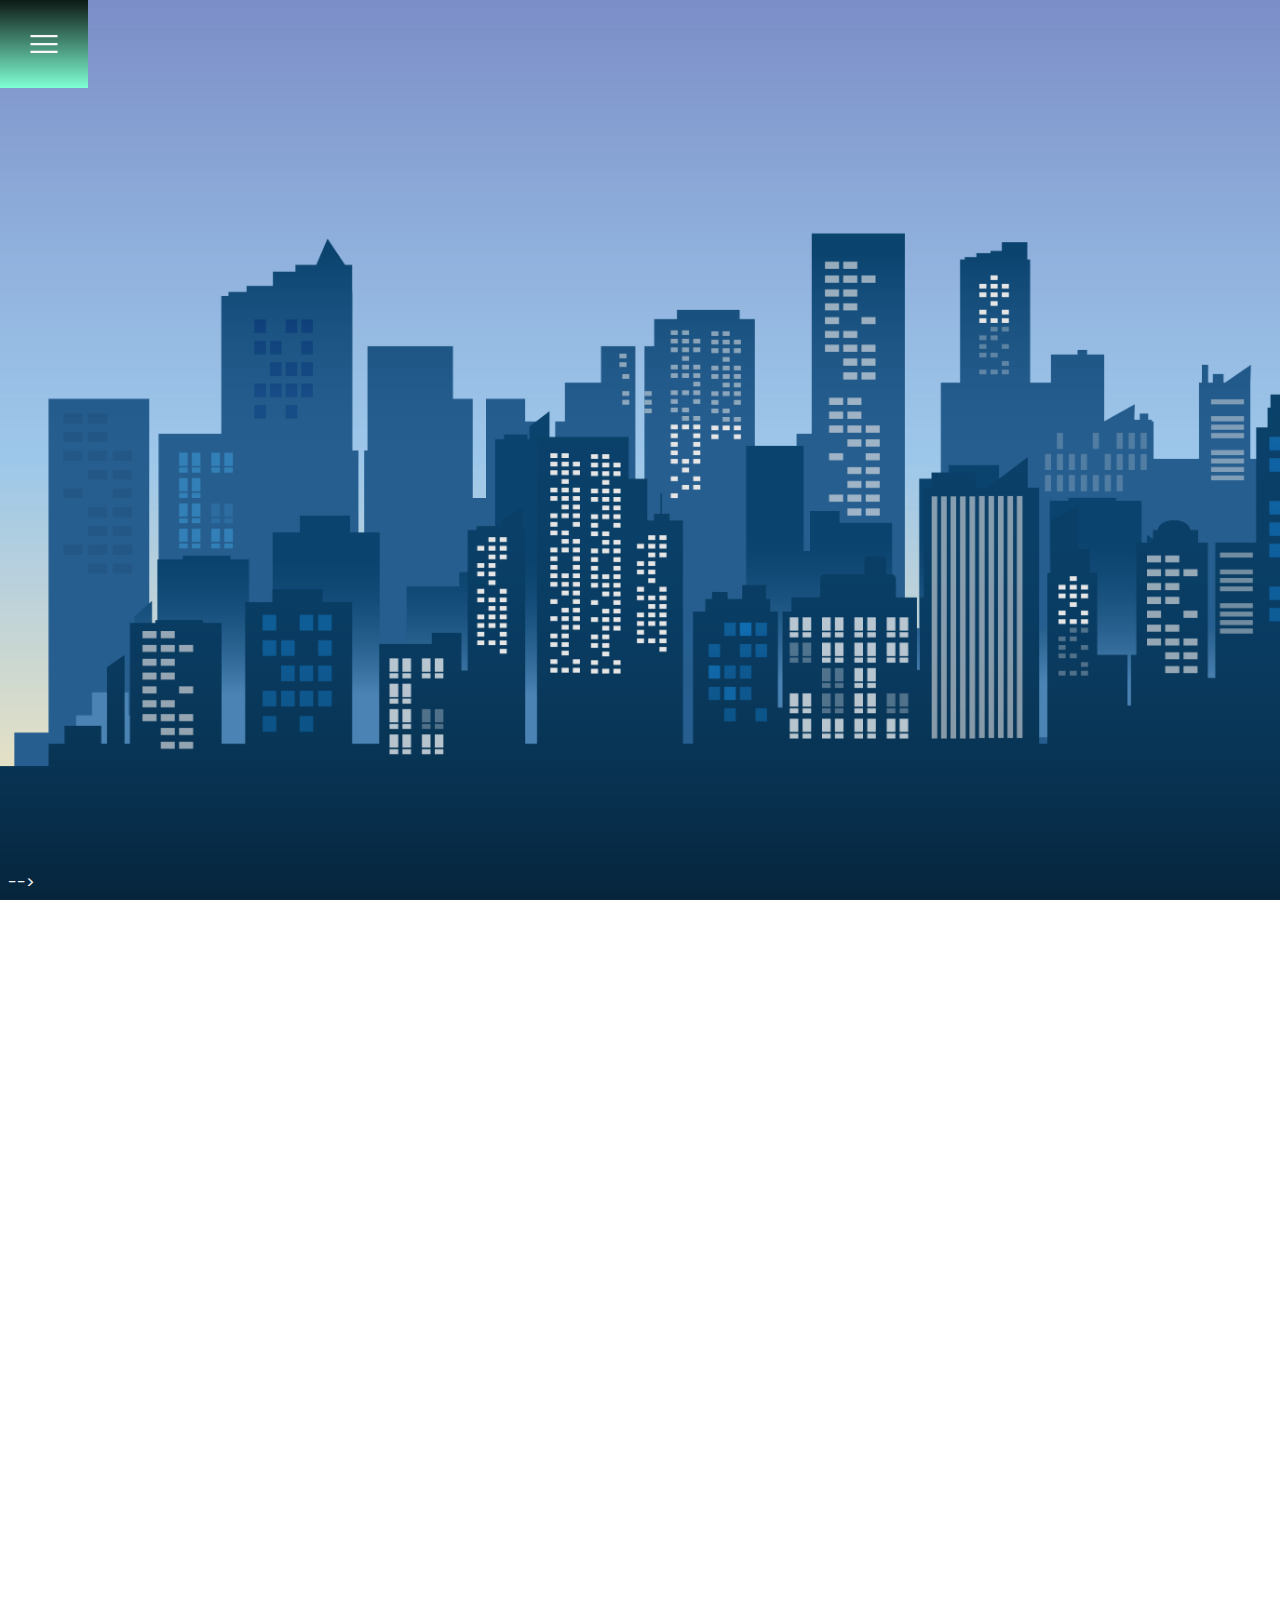
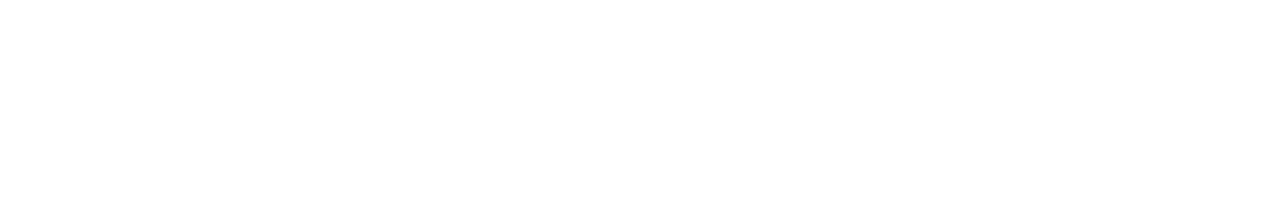
<file: index.html>
<!DOCTYPE html>
<html lang="en">
  <head>
    <meta charset="UTF-8" />
    <meta http-equiv="X-UA-Compatible" content="IE=edge" />
    <meta name="viewport" content="width=device-width, initial-scale=1.0" />
    <title>Menus</title>
    <link rel="preconnect" href="https://fonts.googleapis.com" />
    <link rel="preconnect" href="https://fonts.gstatic.com" crossorigin />
    <link
      href="https://fonts.googleapis.com/css2?family=Poppins:wght@300;400;500&display=swap"
      rel="stylesheet"
    />
    <link href="./styles.css" rel="stylesheet" />
  </head>
  <body>
    <button class="burger" onclick="toggleMenu()"></button>
    <div class="background"></div>
    <div class="shade"></div>
    <div class="menu">
      <nav>
        <a style="animation-delay: 0.2s" href="https://www.tku.edu.tw/" target="iframe-div">淡江大學</a>
        <a style="animation-delay: 0.3s" href="https://www.youtube.com/embed/W5J_tikElQU?si=ijjvKgIFWKqfeS0e" target="iframe-div">作業用BGM</a>
        <a style="animation-delay: 0.4s" href="https://h5p.org/h5p/embed/107824" target="iframe-div">H5P測驗</a>
        <a style="animation-delay: 0.5s" href="20240301/index.html" target="iframe-div">20240301課堂實作</a>
        <a style="animation-delay: 0.6s" href="20240315/index.html" target="iframe-div">20240315課堂實作</a>
        <a style="animation-delay: 0.7s" href="20240329/index.html" target="iframe-div">20240329課堂實作</a>
        <a style="animation-delay: 0.8s" href="https://cfchen58.synology.me/2024_homework1/2/" target="iframe-div">期中作業</a>
        <a style="animation-delay: 0.9s" href="HW2/20240419.html" target="iframe-div">0419H5P</a>
      </nav>
    </div>
    <script type="text/javascript">
      const toggleMenu = () => document.body.classList.toggle("open");
    </script>

<iframe id="iframe-div" name="iframe-div" src="" width="100%" height="95%" frameborder="0" allowfullscreen="allowfullscreen" allow="geolocation *; microphone *; camera *; midi *; encrypted-media *">
  <html lang="en">
      <head>
        <meta charset="UTF-8">
        <meta name="viewport" content="width=device-width, initial-scale=1.0">
        <title>嵌入 HTML 檔案</title>
        <link rel="stylesheet" href="styles.css">
      </head>
      <body>
        <div class="resume"> 
          <div id="linkDiv">
          <div class="menu">
            <ul>
              <li><a class="btn" href="https://www.tku.edu.tw" target="iframe-div_2">淡江大學網站</a></li>
              <li><a class="btn" href="http://www.et.tku.edu.tw"target="iframe-div_2">教育科技學系</a></li>
              <li><a class="btn" href="https://h5p.org/h5p/embed/107824" target="iframe-div_2">h5p測驗</a></li>
              <li><a class="btn" href="https://www.youtube.com/embed/W5J_tikElQU?si=ijjvKgIFWKqfeS0e" target="iframe-div_2">作業用BGM</a></li>
            </ul>
          </div>
        </div>
        <div id="contentDiv">
          <div class="title"></div>
          <!-- <iframe id="iframe-div" name="iframe-div" src="" frameborder="7" width="100%" height="100%"></iframe> -->                 
          <iframe id="iframe-div_2" name="iframe-div_2" src width="100%" height="100%" frameborder="0" allowfullscreen="allowfullscreen" allow="geolocation *; microphone *; camera *; midi *; encrypted-media *" title="Interactive Video">
            #document (about:blank)
              <html>
                <head></head>
                <body></body>
              </html>
            </iframe>
            <script src="https://h5p.org/sites/all/modules/h5p/library/js/h5p-resizer.js" charset="UTF-8"></script>
          </div>
        </div>
      </body>
    </html>
</iframe>
<!-- <script src="https://h5p.org/sites/all/modules/h5p/library/js/h5p-resizer.js" charset="UTF-8"></script> -->
  </body>
</html>
</file>
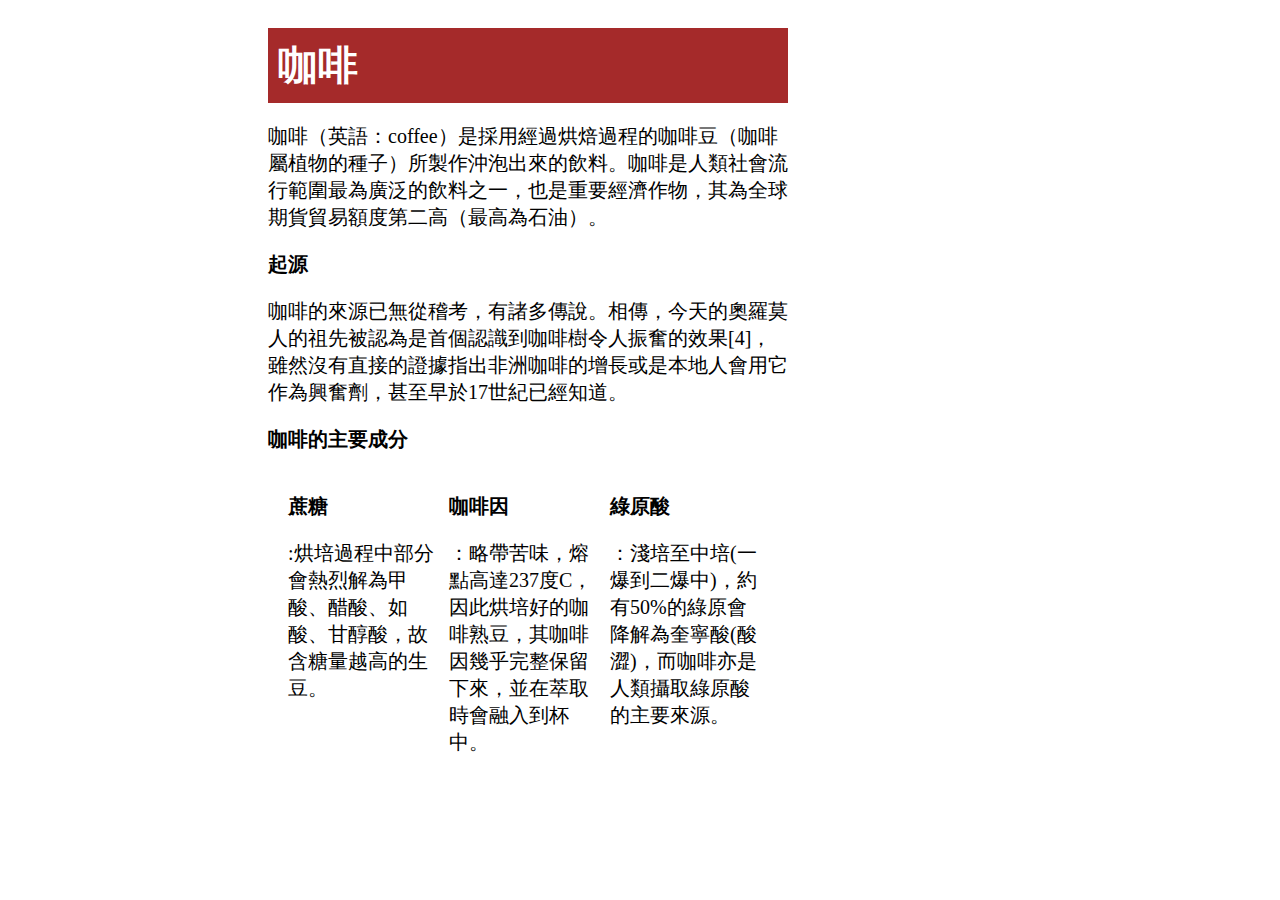
<file: 20240301/index.html>
<!DOCTYPE html>
<html lang="en">
<head>
    <meta charset="UTF-8">
    <meta http-equiv="X-UA-Compatible" content="IE=edge">
    <meta name="viewport" content="width=device-width, initial-scale=1.0">
    <title>咖啡的介紹</title>
    <link rel="stylesheet" href="index.css">
</head>
<body>
    <div class="card">
        <div class="left"></div>
        <div class="right">
      <h1>咖啡</h1>
      <p>咖啡（英語：coffee）是採用經過烘焙過程的咖啡豆（咖啡屬植物的種子）所製作沖泡出來的飲料。咖啡是人類社會流行範圍最為廣泛的飲料之一，也是重要經濟作物，其為全球期貨貿易額度第二高（最高為石油）。</p>
      </p>
      <h2>起源</h2>
      <p>咖啡的來源已無從稽考，有諸多傳說。相傳，今天的奧羅莫人的祖先被認為是首個認識到咖啡樹令人振奮的效果[4]，雖然沒有直接的證據指出非洲咖啡的增長或是本地人會用它作為興奮劑，甚至早於17世紀已經知道。</p>
      
        <h2>咖啡的主要成分</h2>
        <ul>
        <li><h3>蔗糖</h3>:烘培過程中部分會熱烈解為甲酸、醋酸、如酸、甘醇酸，故含糖量越高的生豆。</li>
          <li><h3>咖啡因</h3>：略帶苦味，熔點高達237度C，因此烘培好的咖啡熟豆，其咖啡因幾乎完整保留下來，並在萃取時會融入到杯中。 </li>
          <li><h3>綠原酸</h3>：淺培至中培(一爆到二爆中)，約有50%的綠原會降解為奎寧酸(酸澀)，而咖啡亦是人類攝取綠原酸的主要來源。</li>
          </ul>
        </div>
      
      </div>
</body>
</html>
</file>
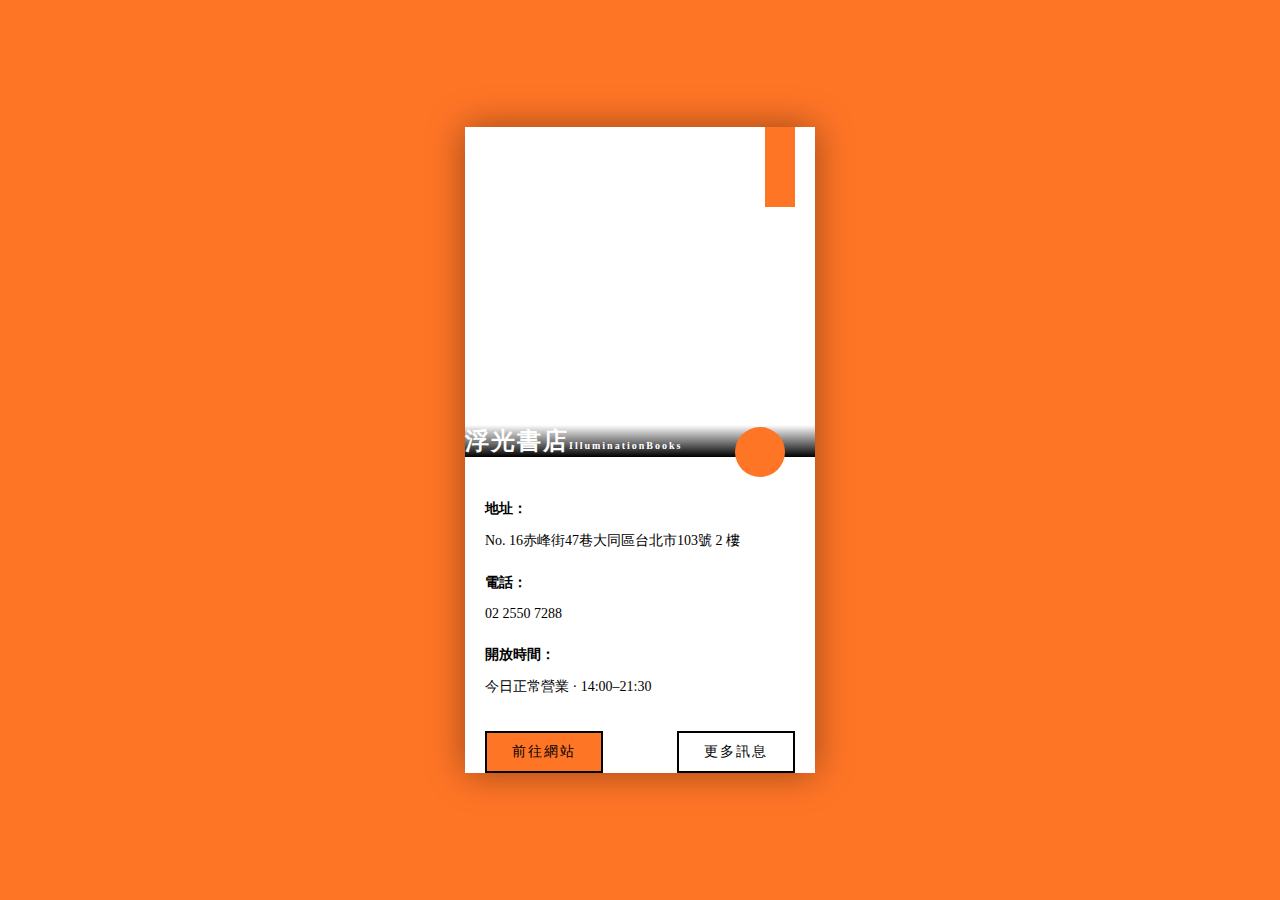
<file: 20240315/index.html>
<!DOCTYPE html>
<html lang="en">
<head>
    <meta charset="UTF-8">
    <meta http-equiv="X-UA-Compatible" content="IE=edge"
    <meta name="viewport" content="width=device-width, initial-scale=1.0">
    <title>浮光書店</title>
    <link rel="stylesheet" href="index.css">
</head>
<body>
    <div class="box">
        <div class="top">
            <h2 class="name">浮光書店<span class="smalltext">IlluminationBooks</span></h2>
            <div class="tag"></div>
            <div class="cirbutton"></div>
        </div>
        <div class="bottom">
            <ul>
                <li><h3>地址：</h3>No. 16赤峰街47巷大同區台北市103號 2 樓</li>
                <li><h3>電話：</h3>02 2550 7288</li>
                <li><h3>開放時間：</h3>今日正常營業 · 14:00–21:30</li>
            </ul>   
            
            <div class="bottoms">
                <div class="btn btnWebsite"><a href="http://www.tku.edu.tw" traget="_blank">前往網站</a></div>
                <div class="btn btnNews"><a href="page1.html">更多訊息</div>
            </div>
     </div>
</body>
</html>
</file>
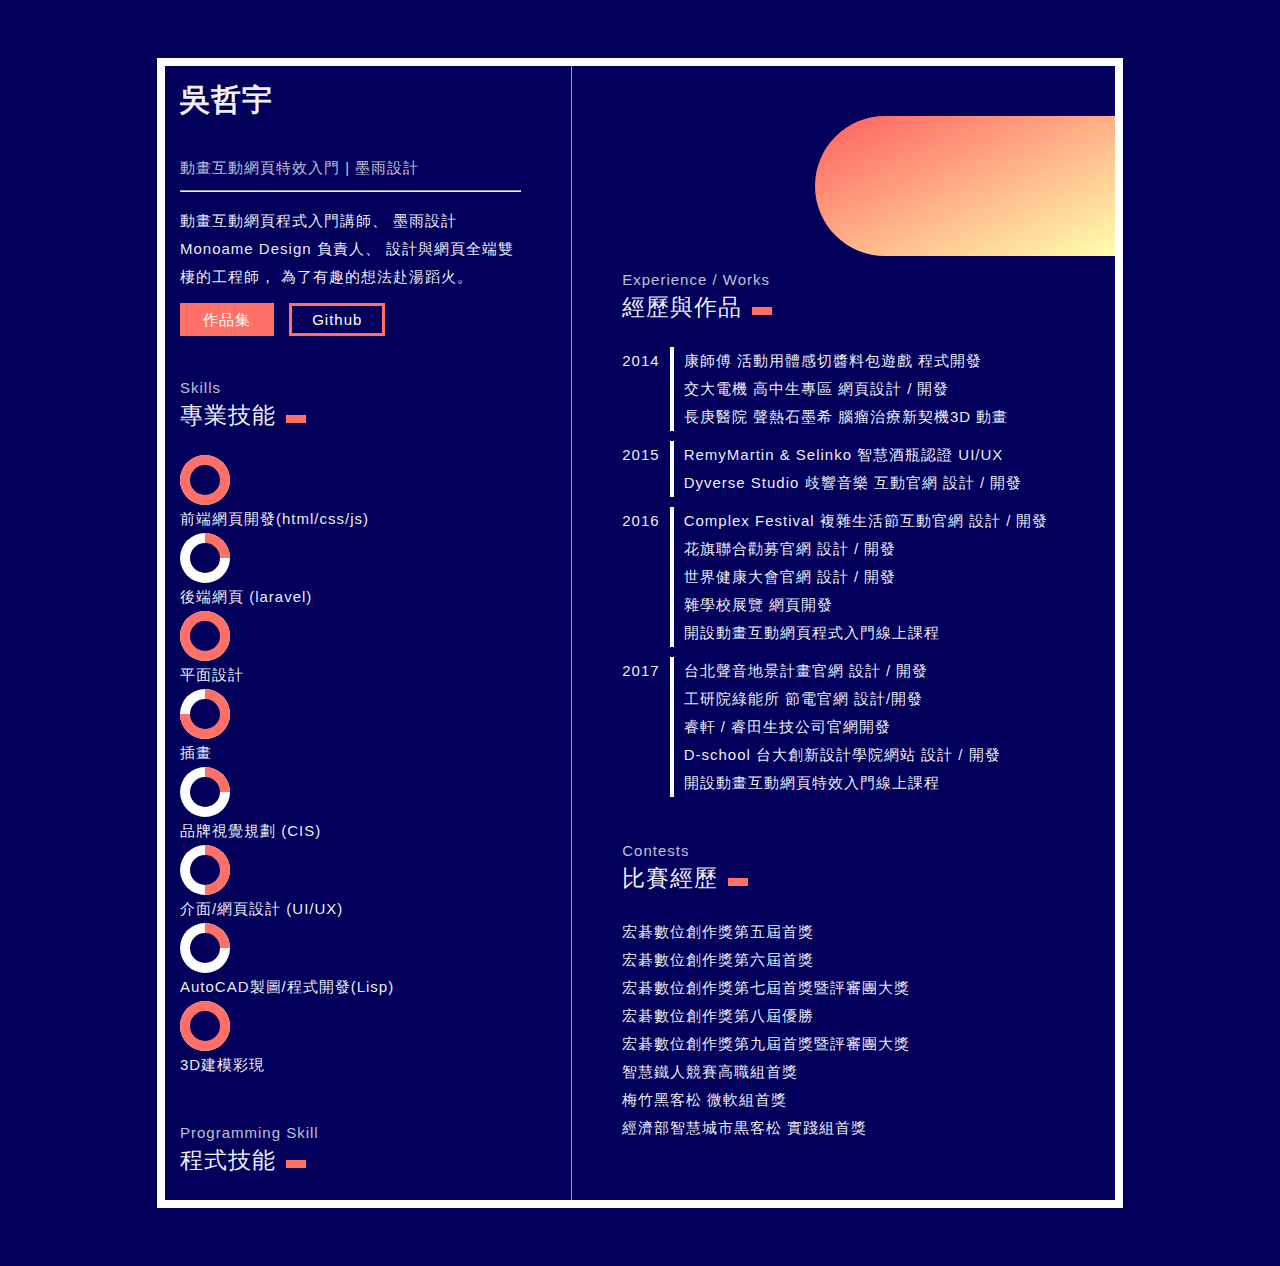
<file: 20240329/index.html>
<!DOCTYPE html>
<html lang="en">
<head>
    <meta charset="UTF-8">
    <meta http-equiv="X-UA-Compatible" content="IE=edge">
    <meta name="viewport" content="width=device-width, initial-scale=1.0">
    <title>我的履歷表</title>
    <!-- 以下為串接index.css檔案格式 -->    
    <link rel="stylesheet" href="index.css"></head>
<body>
    <!--使用emmet語法，請輸入   .resume>.left+.right  -->
    <!-- 按下enter鍵，就可以產生以下 -->
  <div class="resume">
    <div class="left">
        <h1>吳哲宇</h1>
        <h4>動畫互動網頁特效入門 | 墨雨設計</h4>
        <hr>
        <p>動畫互動網頁程式入門講師、
            墨雨設計 Monoame Design 負責人、
            設計與網頁全端雙棲的工程師，
            為了有趣的想法赴湯蹈火。
        </p>
        <!-- .buttons>a.btn.fill{作品集}+a.btn{Github} -->
        <div class="buttons">            
            <a class= "btn fill" href="https://www.tku.edu.tw" target="_blank">作品集</a>                     
            <a class="btn" href="page1.html" target="_blank">Github</a>          
        </div>        
        <div class="block Skills">
            <h4>Skills</h4>
            <h2>專業技能</h2>
            <!-- ul.listSkill>li*8 -->
            <ul class="listSkill">
                <li>
                    <!-- .circle>.p90+.p180+.p270+.p360 -->
                    <div class="circle">
                        <div class="p90"></div>
                        <div class="p180"></div>
                        <div class="p270"></div>
                        <div class="p360"></div>
                    </div>
                    前端網頁開發(html/css/js)
                </li>
                <li>
                    <div class="circle">
                        <div class="p90"></div>
                    </div>
                    後端網頁 (laravel)
                </li>
                <li>
                    <div class="circle">
                        <div class="p90"></div>
                        <div class="p180"></div>
                        <div class="p270"></div>
                        <div class="p360"></div>
                    </div>
                    平面設計
                </li>
                <li>
                    <div class="circle">
                        <div class="p90"></div>
                        <div class="p180"></div>
                        <div class="p270"></div>
                    </div>
                    插畫
                </li>
                <li>
                    <div class="circle">
                        <div class="p90"></div>
                    </div>
                    品牌視覺規劃 (CIS)
                </li>
                <li>
                    <div class="circle">
                        <div class="p90"></div>
                        <div class="p180"></div>
                    </div>
                    介面/網頁設計 (UI/UX)
                </li>
                <li>
                    <div class="circle">
                        <div class="p90"></div>
                    </div>
                    AutoCAD製圖/程式開發(Lisp)
                </li>
                <li>
                    <div class="circle">
                        <div class="p90"></div>
                        <div class="p180"></div>
                        <div class="p270"></div>
                        <div class="p360"></div>
                    </div>
                    3D建模彩現
                </li>
            </ul>
        </div>
        <div class="block Programming Skill">
            <h4>Programming Skill</h4>
            <h2>程式技能</h2>
        </div>
    </div>
    <div class="right">
        <div class="decoration"></div>
        <div class="block Experience">
            <h4>Experience / Works</h4>
            <h2>經歷與作品</h2>
            <!-- ul.listExperience>li.year*4 -->
            <ul class="listExperience">
                <li class="year">2014
                    <ul>
                        <li>康師傅 活動用體感切醬料包遊戲 程式開發</li>
                        <li>交大電機 高中生專區 網頁設計 / 開發</li>
                        <li>長庚醫院 聲熱石墨希 腦瘤治療新契機3D 動畫</li>
                    </ul>
                </li>
                <li class="year">2015
                    <ul>
                        <li>RemyMartin & Selinko 智慧酒瓶認證 UI/UX</li>
                        <li>Dyverse Studio 歧響音樂 互動官網 設計 / 開發</li>
                     </ul>
                </li>
                <li class="year">2016
                    <ul>
                        <li>Complex Festival 複雜生活節互動官網 設計 / 開發</li>
                        <li>花旗聯合勸募官網 設計 / 開發</li>
                        <li>世界健康大會官網 設計 / 開發</li>
                        <li>雜學校展覽 網頁開發</li>
                        <li>開設動畫互動網頁程式入門線上課程</li>                   
                    </ul>
                </li>
                <li class="year">2017
                    <ul>
                        <li>台北聲音地景計畫官網 設計 / 開發</li>
                        <li>工研院綠能所 節電官網 設計/開發</li>
                        <li>睿軒 / 睿田生技公司官網開發</li>
                        <li>D-school 台大創新設計學院網站 設計 / 開發</li>
                        <li>開設動畫互動網頁特效入門線上課程 </li>                                 
                    </ul>
                </li>
            </ul>

        </div>
        <div class="block Contests">
            <h4>Contests</h4>
            <h2>比賽經歷</h2>
            <ul>
                <li>宏碁數位創作獎第五屆首獎</li>
                <li>宏碁數位創作獎第六屆首獎</li>
                <li>宏碁數位創作獎第七屆首獎暨評審團大獎</li>
                <li>宏碁數位創作獎第八屆優勝</li>
                <li>宏碁數位創作獎第九屆首獎暨評審團大獎 </li>
                <li>智慧鐵人競賽高職組首獎</li>
                <li>梅竹黑客松 微軟組首獎</li>
                <li>經濟部智慧城市黒客松 實踐組首獎  </li>                               
            </ul>
        </div>
    </div>
  </div>
    
</body>
</html>
</file>
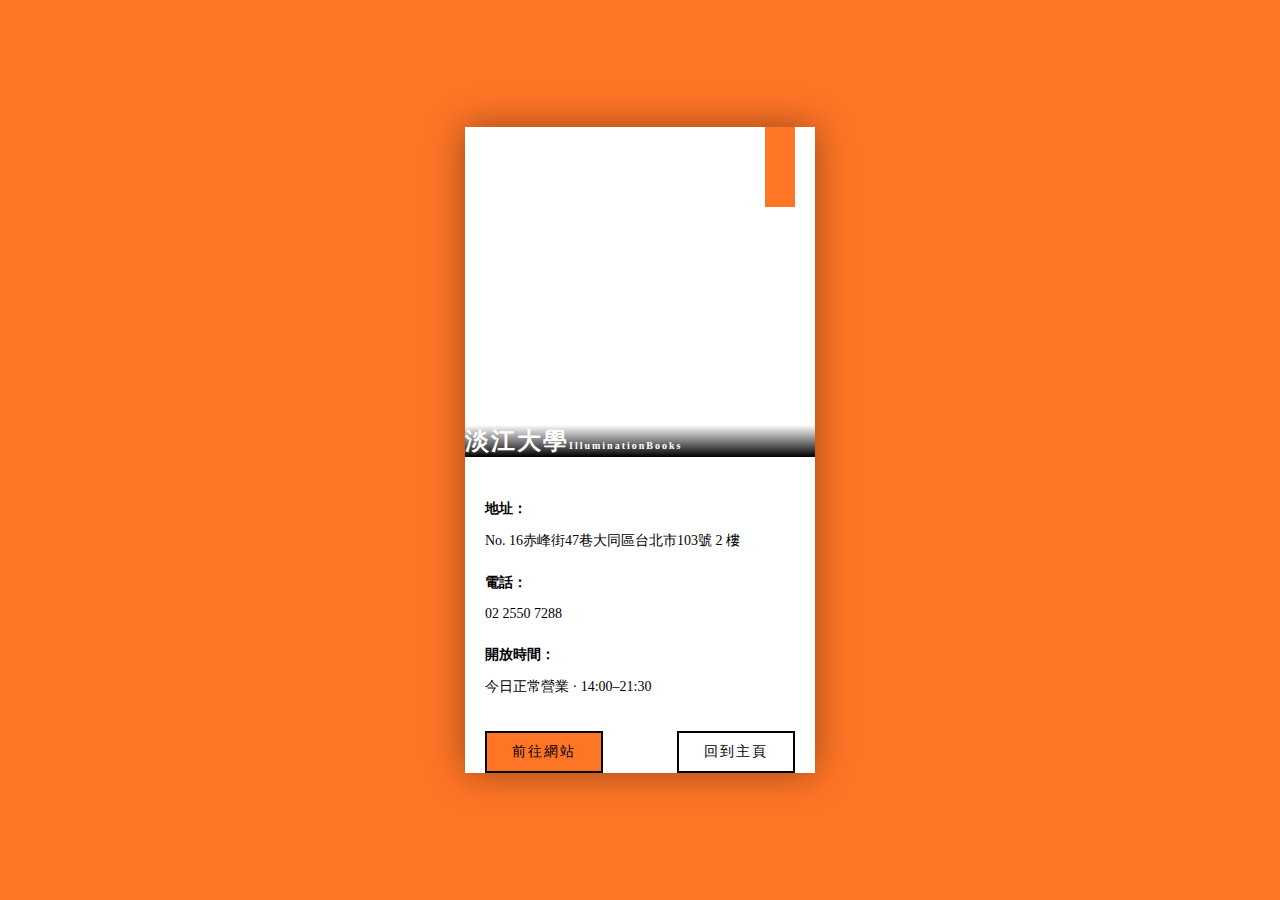
<file: 20240315/page1.html>
<!DOCTYPE html>
<html lang="en">
<head>
    <meta charset="UTF-8">
    <meta http-equiv="X-UA-Compatible" content="IE=edge"
    <meta name="viewport" content="width=device-width, initial-scale=1.0">
    <title>浮光書店</title>
    <link rel="stylesheet" href="page1.css">
</head>
<body>
    <div class="box">
        <div class="top">
            <h2 class="name">淡江大學<span class="smalltext">IlluminationBooks</span></h2>
            <div class="tag"></div>
            <div class="cirbutton"></div>
        </div>
        <div class="bottom">
            <ul>
                <li><h3>地址：</h3>No. 16赤峰街47巷大同區台北市103號 2 樓</li>
                <li><h3>電話：</h3>02 2550 7288</li>
                <li><h3>開放時間：</h3>今日正常營業 · 14:00–21:30</li>
            </ul>   
            
            <div class="bottoms">
                <div class="btn btnWebsite"><a href="http://www.tku.edu.tw" traget="_blank">前往網站</a></div>
                <div class="btn btnNews"><a href="index.html">回到主頁</a></div>
            </div>
     </div>
</body>
</html>
</file>
<file: styles.css>
* {
  box-sizing: border-box;
}

html,
body {
  height: 100%;
}

body {
  font-family: "Euclid Circular A", Poppins;
  color: #f9f9f9;
  background-image: url("bg.jpg");
  background-size: cover;
  background-repeat: no-repeat;
  /* background-position: -250px 0%; */
}

.shade {
  position: fixed;
  top: 0;
  left: 0;
  /* right: 0;
  bottom: 0; */
  width: 88px;
  height: 88px;
  background: linear-gradient(rgb(0 0 0 / 90%), rgb(0 0 0 / 0%));
  background-color: aquamarine;
}

button {
  border: 0;
  padding: 0;
  background: transparent;
  cursor: pointer;
}

.burger,
.menu {
  position: fixed;
}

.burger {
  z-index: 4;
  top: 0;
  left: 0;
  display: grid;
  place-items: center;
  width: 88px;
  height: 88px;
  background-image: url("menu.svg");
  background-repeat: no-repeat;
  background-position: center;
}

body.open .burger {
  background-image: url("close.svg");
}

.background {
  position: fixed;
  z-index: 2;
  top: 44px;
  left: 44px;
  aspect-ratio: 1 / 1;
  translate: -50% -50%;
  height: 88px;
  background: rgb(0 0 0 / 0%);
  border-radius: 50%;
  transition: 0.6s;
}

body.open .background {
  height: 300vmax;
  background: rgb(0 0 0 / 80%);
}

.menu {
  z-index: 3;
  top: 0;
  left: 0;
  display: flex;
  align-items: center;
  height: 100%;
  width: 100%;
  opacity: 0;
  visibility: hidden;
  transition: 0.05s;
}

.menu nav {
  display: flex;
  flex-direction: column;
  justify-content: center;
  align-items: flex-start;
  padding-left: 100px;
}

body.open .menu {
  opacity: 1;
  visibility: visible;
}

body .menu nav:hover > a {
  opacity: 0.25;
}

body .menu nav > a:hover {
  opacity: 1;
  translate: 8px 0;
}

.menu a {
  position: relative;
  color: #f9f9f9;
  font-size: 25px;
  font-family: "Euclid Circular A";
  padding: 20px 0 20px 20px;
  text-decoration: none;
  opacity: 0;
  cursor: pointer;
  transition: 0.4s;
}

.menu a::after {
  content: "";
  position: absolute;
  top: 50%;
  right: -26px;
  translate: 0 -50%;
  margin-top: 2px;
  width: 10px;
  height: 10px;
  border-top: 3px solid #ffffff;
  border-right: 3px solid #ffffff;
  opacity: 0;
  rotate: 45deg;
  transition: 0.3s;
}

.menu a:hover::after {
  opacity: 1;
}

@keyframes appear {
  0% {
    opacity: 0;
    translate: -30px 0;
  }
  100% {
    opacity: 1;
  }
}

body.open .menu a {
  opacity: 1;
  animation: appear 0.25s backwards;
}
</file>
<file: 20240301/index.css>
/* 代表所有tag<>元素，都要按照此格式設定 */
*{
    border: solid 0px ; /*實心的線條，大小為1px */
    font-family: 微軟正黑體;
    font-size: 20px;
  }
  .card{
    width: 800px;
    display: flex; /*設定在card以下的div都在同一行上面*/
  }
  .left{
    width: 30%;
    background-image: url(https://upload.wikimedia.org/wikipedia/commons/thumb/c/c5/Roasted_coffee_beans.jpg/1280px-Roasted_coffee_beans.jpg);
  }
  .right{
    width: 70%;
  }
  ul li{
    display: inline-block;
    width: 30%;
    vertical-align: top;
  }
  h1{
    font-size: 40px;
    color: white;
    background-color: brown;
    margin: 20px;
    padding: 10px;
    }
  p{
    margin: 20px;
  }
  h2{
    margin: 20px; 
  }
</file>
<file: 20240315/index.css>
*{
    /* border: solid 2px black;  */
    font-family: 微軟正黑體;
    font-size: 14px;
  }
html,body{
    background-color: #ff7526;
    display: flex;
    justify-content: center;
    align-items: center;
    width: 100%;
    height: 100%;
    font-size: 14px;
    margin: 0pt;
  }
.box{
    width: 350px;
    background-color: #fff;
    /* 以下指令產生陰影，x位移，y位移，陰影的範圍 */
    box-shadow: 0px 0px 35px rgba(0,0,0,0.4);
    transition: 0.5s;
}
/* hover為滑鼠滑入時，產生的格式 */
.box:hover{
    box-shadow: 5px 5px 60px rgba(0,0,0,1);
    transform: translate(5px,5px);
}
.top{
    height:330px;
    background-image:url(https://pic.pimg.tw/sidney6811/1529508979-1559019819_n.jpg);
    background-size: cover;
    position: relative; /*以top的為座標點，找出相對位置*/
 }

.top .name{
    color:white; /*字的顏色*/
    font-size: 24px; /*字的大小*/
    letter-spacing: 2px; /*字距*/
    position: absolute;
    left: 0px;
    bottom: 0px;
    margin: 0px;
    /* background-color: rgba(0,0,0,0.4); */
    background: linear-gradient(transparent 0%,black 100%);
    width: 100%;
}
.top .name .smalltext{
    font-size: 10px;
}
.cirbutton{
    width: 50px;
    height: 50px;
    background-color: #ff7526;
    position: absolute; /*設定cirbutton的絕對位置*/
    right: 30px; /*cirbutton右邊的邊距離box右邊之距離值*/
    bottom: -20px;
    border-radius: 50px;  /*設定寬高一半的圓弧，就會變成一個圓*/
}

.tag{
    width: 30px;
    height: 80px; 
    background-color: #ff7526;
    position: absolute;
    right: 20px;
    top: 0px;
}
.bottom{
    padding: 10px 20px 20px 20px; /*上、右、下、左的內距*/
}
.bottom li{
    padding: 5px 0px; /*上下、左右的內距*/
}
.bottoms h3{
    display: inline-block;
    margin: 5px;
}
.bottom ul{
    list-style: none; /*取消list左邊每個項目的圓圈*/
    padding-left: 0px; /*左邊的內距設定為0px*/
}
.bottoms .btn{
    display: inline-block;
    letter-spacing: 2px;
    padding: 10px 25px;
    border: solid 2px black;
}

.btnNews{
    float: right;  /*float為一個浮動位置，設定他靠右*/
    background-color: #fff;
}
.btnNews:hover{
    background-color: #abaaaa;
}
.bottoms{
    margin-top: 30px;
}

.btnWebsite{
    background-color: #ff7526;
    float: left; 
    transition: 0.5s;
}
.btnWebsite:hover{
    background-color: #f9b38a;  
}
/* 主要取消系統原本設定超連結的格式 */
a{
    color:initial;
    text-decoration: initial;
}
</file>
<file: 20240329/index.css>
*{
    /* border:solid 1px white; */
}
body{
    padding: 50px;
    display: flex;
    justify-content: center;
    background-color: #02005B;
    color: rgba(255,255,255,0.95);
    font-size: 15px;
    line-height: 28px;
    letter-spacing: 1px;
    font-family: "微軟正黑體",sans-serif;
}
.resume{
    /* 讓resum內的兩個div左右呈現 */
    display: flex;
    max-width: 950px;
    border:solid 8px white;
}
.left{
    /* 顯示整個螢幕的5份 */
    flex: 5;
    padding-left: 15px;
    padding-right: 50px;
    border-right: solid 1px #FF7168;
}
.right{
    /* 顯示整個螢幕的7份 */
    flex: 7;
    padding-right: 15px;
    padding-left: 50px;
    /*設定在right底下的div都以right左上角為座標 */
    position: relative;
}
ul{
    /* 設定每個項目前面不要顯示圓圈或是數字 */
    list-style: none;
    /* 讓每個項目前面不要有距離 */
    padding: 0px;

}
/* 每個block英文標題 */
h4{
    margin: 0px;
    margin-top: 40px;
    /* 設定文字粗體大小與透明度 */
    font-weight: 400;
    opacity: 0.8;
}
/* 每個block中文標題 */
h2{
    margin: 0px;
    margin-bottom: 25px;
    font-weight: 400;
}

/* 在HTML有h2指令的文字內容，後面都需要加上以下的格式設定 */
h2::after{
content:"";
width: 20px;
height: 8px;
background-color: #FF7168;
display: inline-block;
margin-left: 10px;
}
a{
    /* 設定文字為白色 */
    color: white;
    /* 設定超連結文字沒有底線 */
    text-decoration: none;
   
    
}
.btn{
    /* 設定框線，比較像按鈕 */
    border: solid 3px #FF7168;
    padding: 5px 20px;
    margin-right: 10px;
}
.fill{
    background-color: #FF7168;
}
.decoration{
    width: 300px;
    height: 140px;
    background: linear-gradient( to bottom right,#ff5f5f, #ffffae);
    /* 產生一個方塊角的圓弧，左上、右上、右下、左下 */
    border-radius: 70px 0px 0px 70px;
    position: absolute;
    right: 0px;
    top: 50px;
}
.Experience{
    margin-top: 200px;
}
/* 代表在.listExperience所有li都要遵循這樣格式
   所以第一層與第二層得li都要遵循這樣格式設定 
.listExperience li{
    display: flex;
    margin-bottom: 10px;

}*/
/* 如果加上>，代表在.listExperience下
   第一層li才要遵循這樣格式，第二層底下不做這樣設定 */
.listExperience>li{
    display: flex;
    margin-bottom: 10px;
}
.listExperience li ul{
    padding-left: 10px;
    margin-left: 10px;
    border-left: solid 4px white; 
}

.circle{
    width: 50px;
    height: 50px;
    background-color: white;
    border-radius: 50%;
    position: relative;
    /* 超過的範圍隱藏 */
    overflow: hidden;
}
.p90,.p180,.p270,.p360{
    /* 因為p90在.circle底下，所以50%代表含意是以.circle的寬與高的50% */
    width: 50%;
    height: 50%;
    background-color: #FF7168;
    position: absolute;
    left: 50%;
    top:0;
}
.p180{
    top: 50%;
}
.p270{
    left:0;
    top:50%;
}
.p360{
    left:0;
}

.circle::after{
    content: "";
    display: block;
    background-color: #02005B;
    /* calc為一個計算函數，幫你做加減乘除 */
    width: calc( 100% - 20px);
    height: calc( 100% - 20px);
    border-radius: 50%;
    position: absolute;
    left: 50%;
    top: 50%;
    transform: translate(-50% , -50%);
}
</file>
<file: 20240315/page1.css>
*{
    /* border: solid 2px black;  */
    font-family: 微軟正黑體;
    font-size: 14px;
  }
html,body{
    background-color: #ff7526;
    display: flex;
    justify-content: center;
    align-items: center;
    width: 100%;
    height: 100%;
    font-size: 14px;
    margin: 0pt;
  }
.box{
    width: 350px;
    background-color: #fff;
    /* 以下指令產生陰影，x位移，y位移，陰影的範圍 */
    box-shadow: 0px 0px 35px rgba(0,0,0,0.4);
    transition: 0.5s;
}
/* hover為滑鼠滑入時，產生的格式 */
.box:hover{
    box-shadow: 5px 5px 60px rgba(0,0,0,1);
    transform: translate(5px,5px);
}
.top{
    height:330px;
    background-image:url(https://pic.pimg.tw/sidney6811/1529508979-1559019819_n.jpg);
    background-size: cover;
    position: relative; /*以top的為座標點，找出相對位置*/
 }

.top .name{
    color:white; /*字的顏色*/
    font-size: 24px; /*字的大小*/
    letter-spacing: 2px; /*字距*/
    position: absolute;
    left: 0px;
    bottom: 0px;
    margin: 0px;
    /* background-color: rgba(0,0,0,0.4); */
    background: linear-gradient(transparent 0%,black 100%);
    width: 100%;
}
.top .name .smalltext{
    font-size: 10px;
}
.cirbuttom{
    width: 50px;
    height: 50px;
    background-color: #ff7526;
    position: absolute; /*設定cirbutton的絕對位置*/
    right: 30px; /*cirbutton右邊的邊距離box右邊之距離值*/
    bottom: -20px;
    border-radius: 50px;  /*設定寬高一半的圓弧，就會變成一個圓*/
}

.tag{
    width: 30px;
    height: 80px; 
    background-color: #ff7526;
    position: absolute;
    right: 20px;
    top: 0px;
}
.bottom{
    padding: 10px 20px 20px 20px; /*上、右、下、左的內距*/
}
.bottom li{
    padding: 5px 0px; /*上下、左右的內距*/
}
.bottoms h3{
    display: inline-block;
    margin: 5px;
}
.bottom ul{
    list-style: none; /*取消list左邊每個項目的圓圈*/
    padding-left: 0px; /*左邊的內距設定為0px*/
}
.bottoms .btn{
    display: inline-block;
    letter-spacing: 2px;
    padding: 10px 25px;
    border: solid 2px black;
}

.btnNews{
    float: right;  /*float為一個浮動位置，設定他靠右*/
    background-color: #fff;
}
.btnNews:hover{
    background-color: #abaaaa;
}
.bottoms{
    margin-top: 30px;
}

.btnWebsite{
    background-color: #ff7526;
    float: left; 
    transition: 0.5s;
}
.btnWebsite:hover{
    background-color: #f9b38a;  
}
/* 主要取消系統原本設定超連結的格式 */
a{
    color:initial;
    text-decoration: initial;
}
</file>
